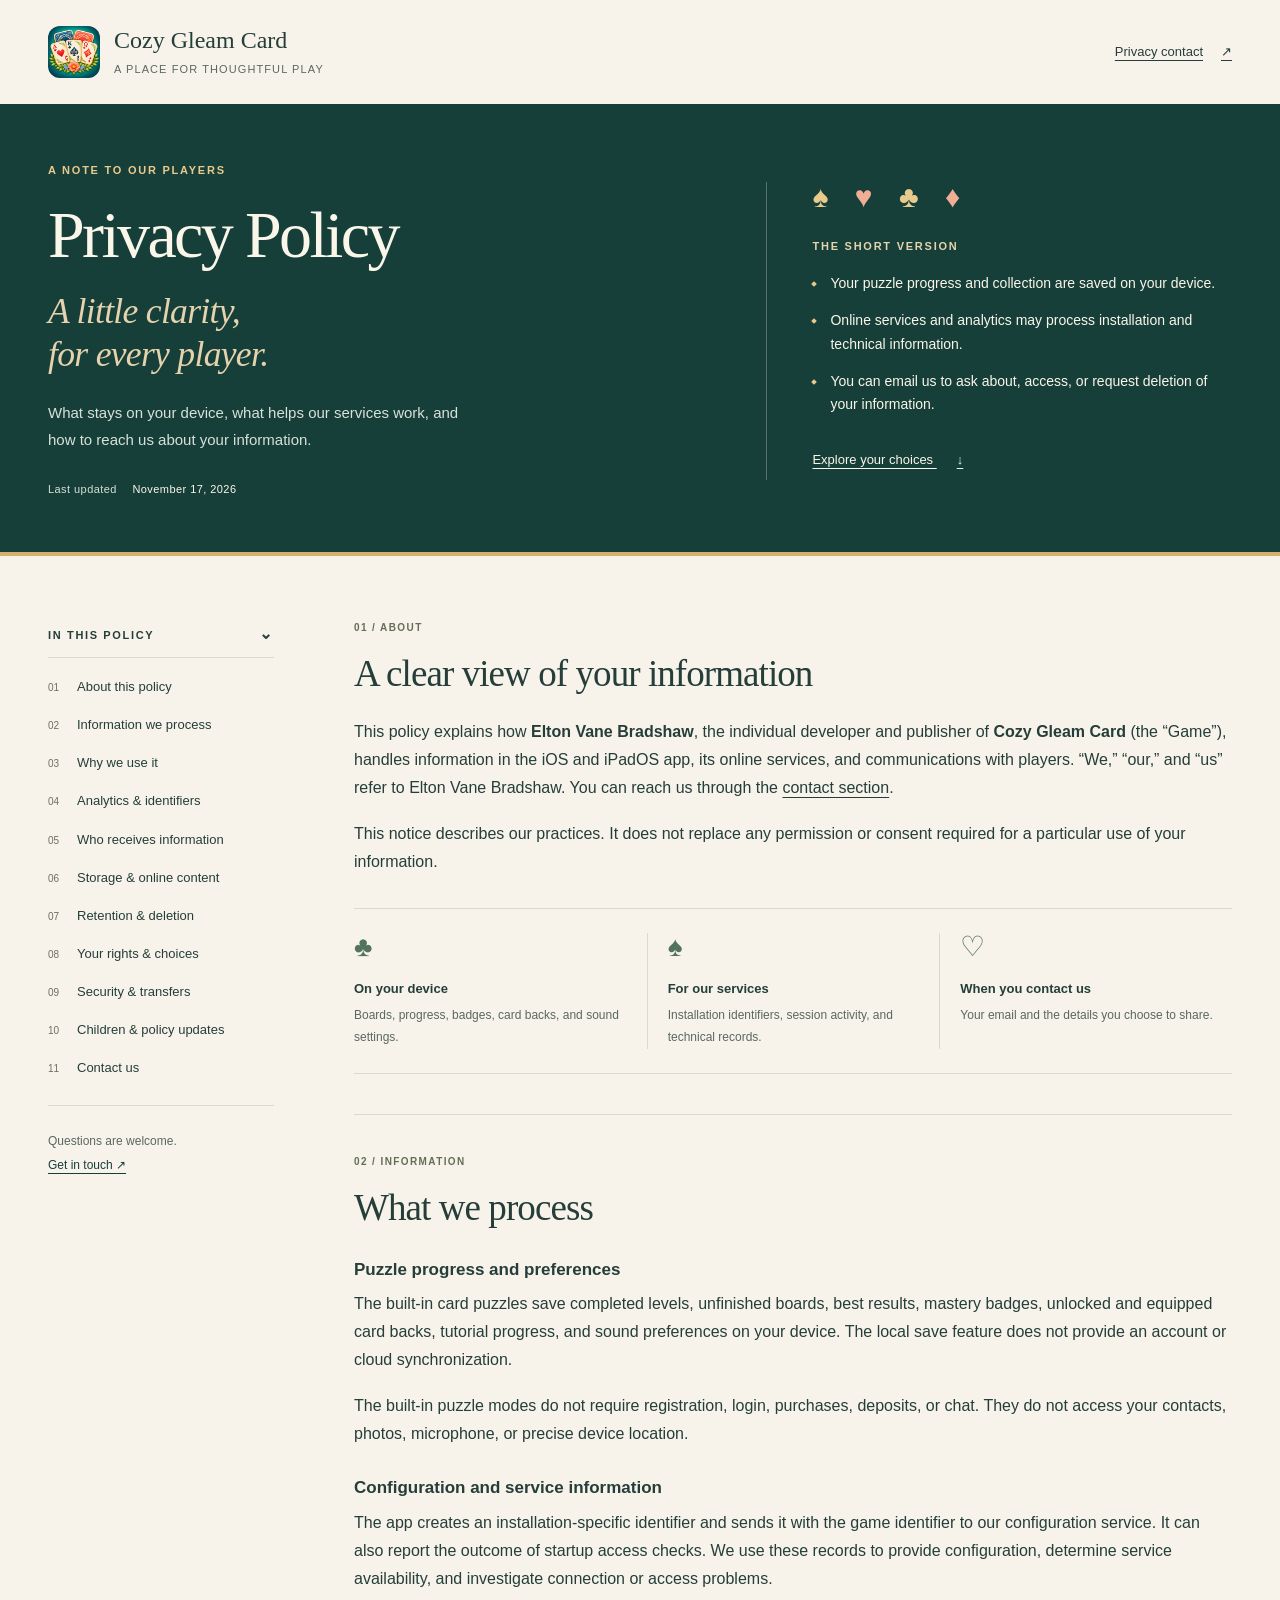
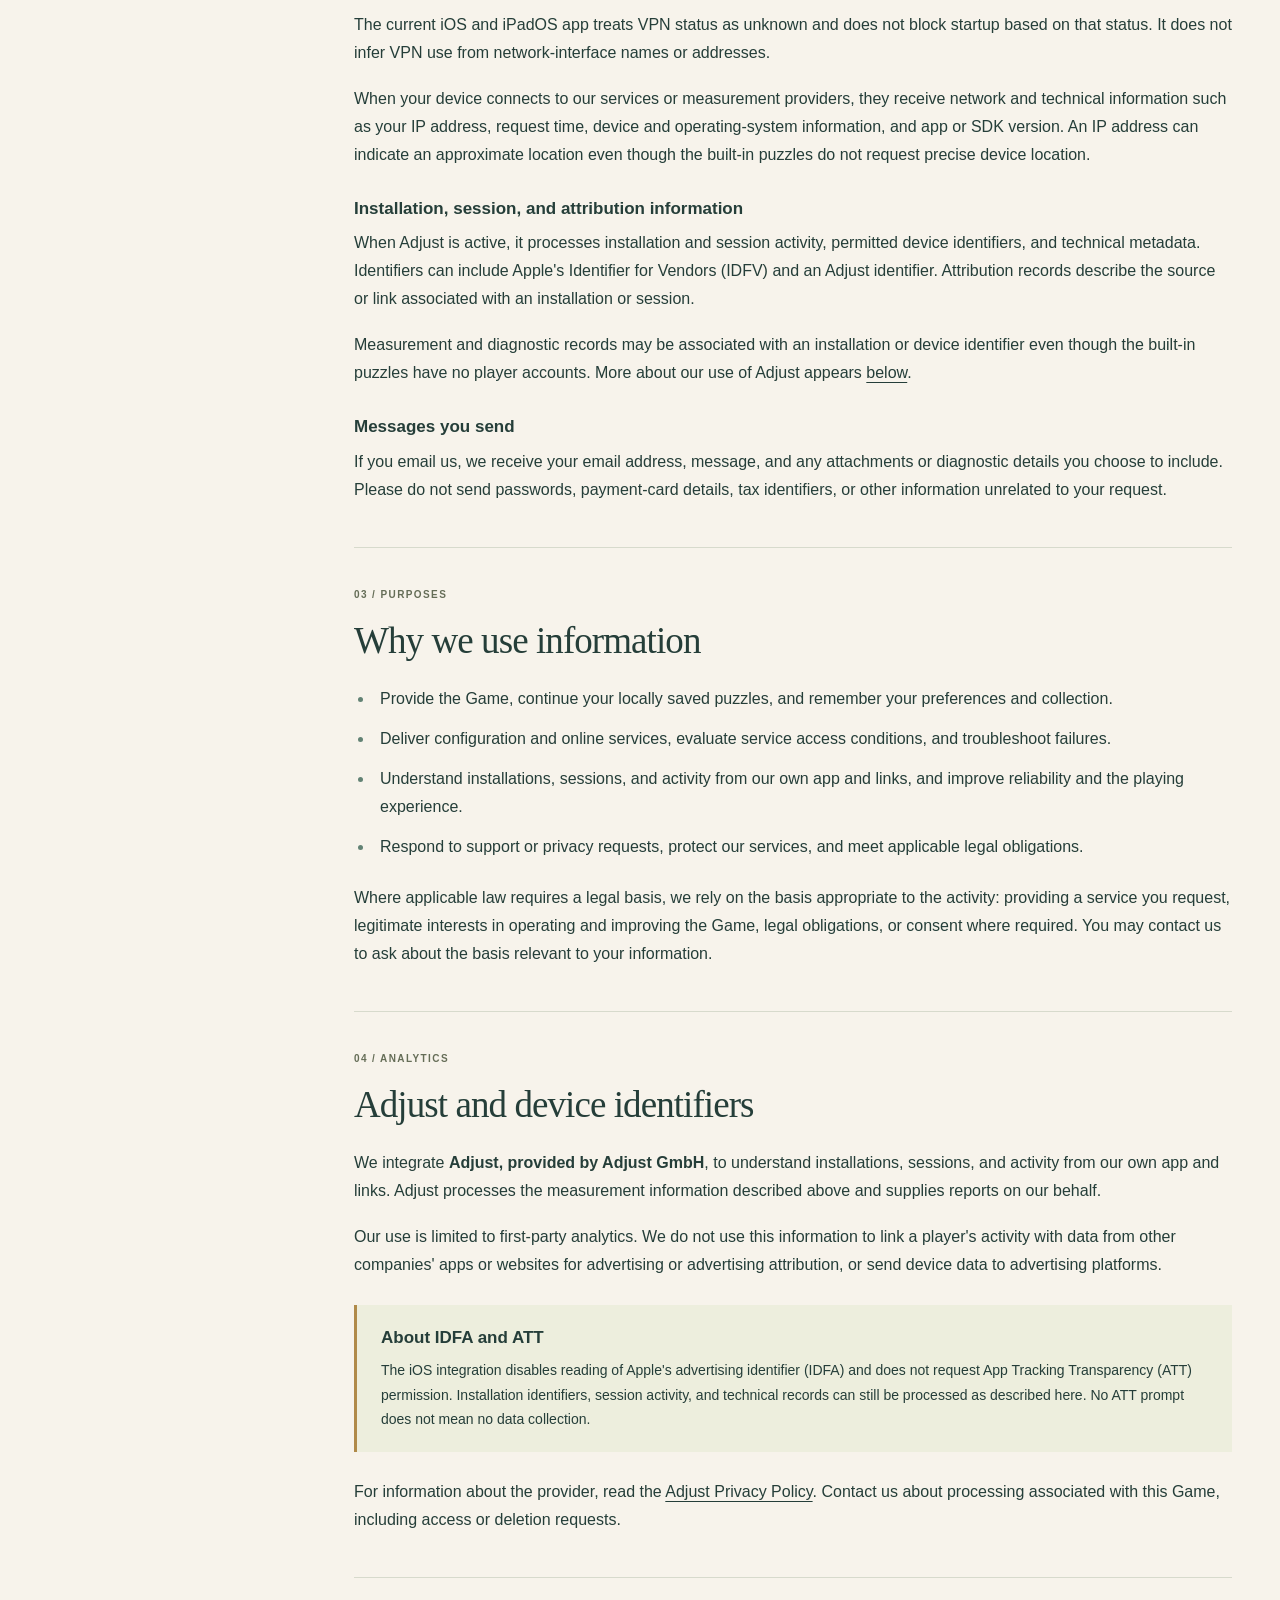
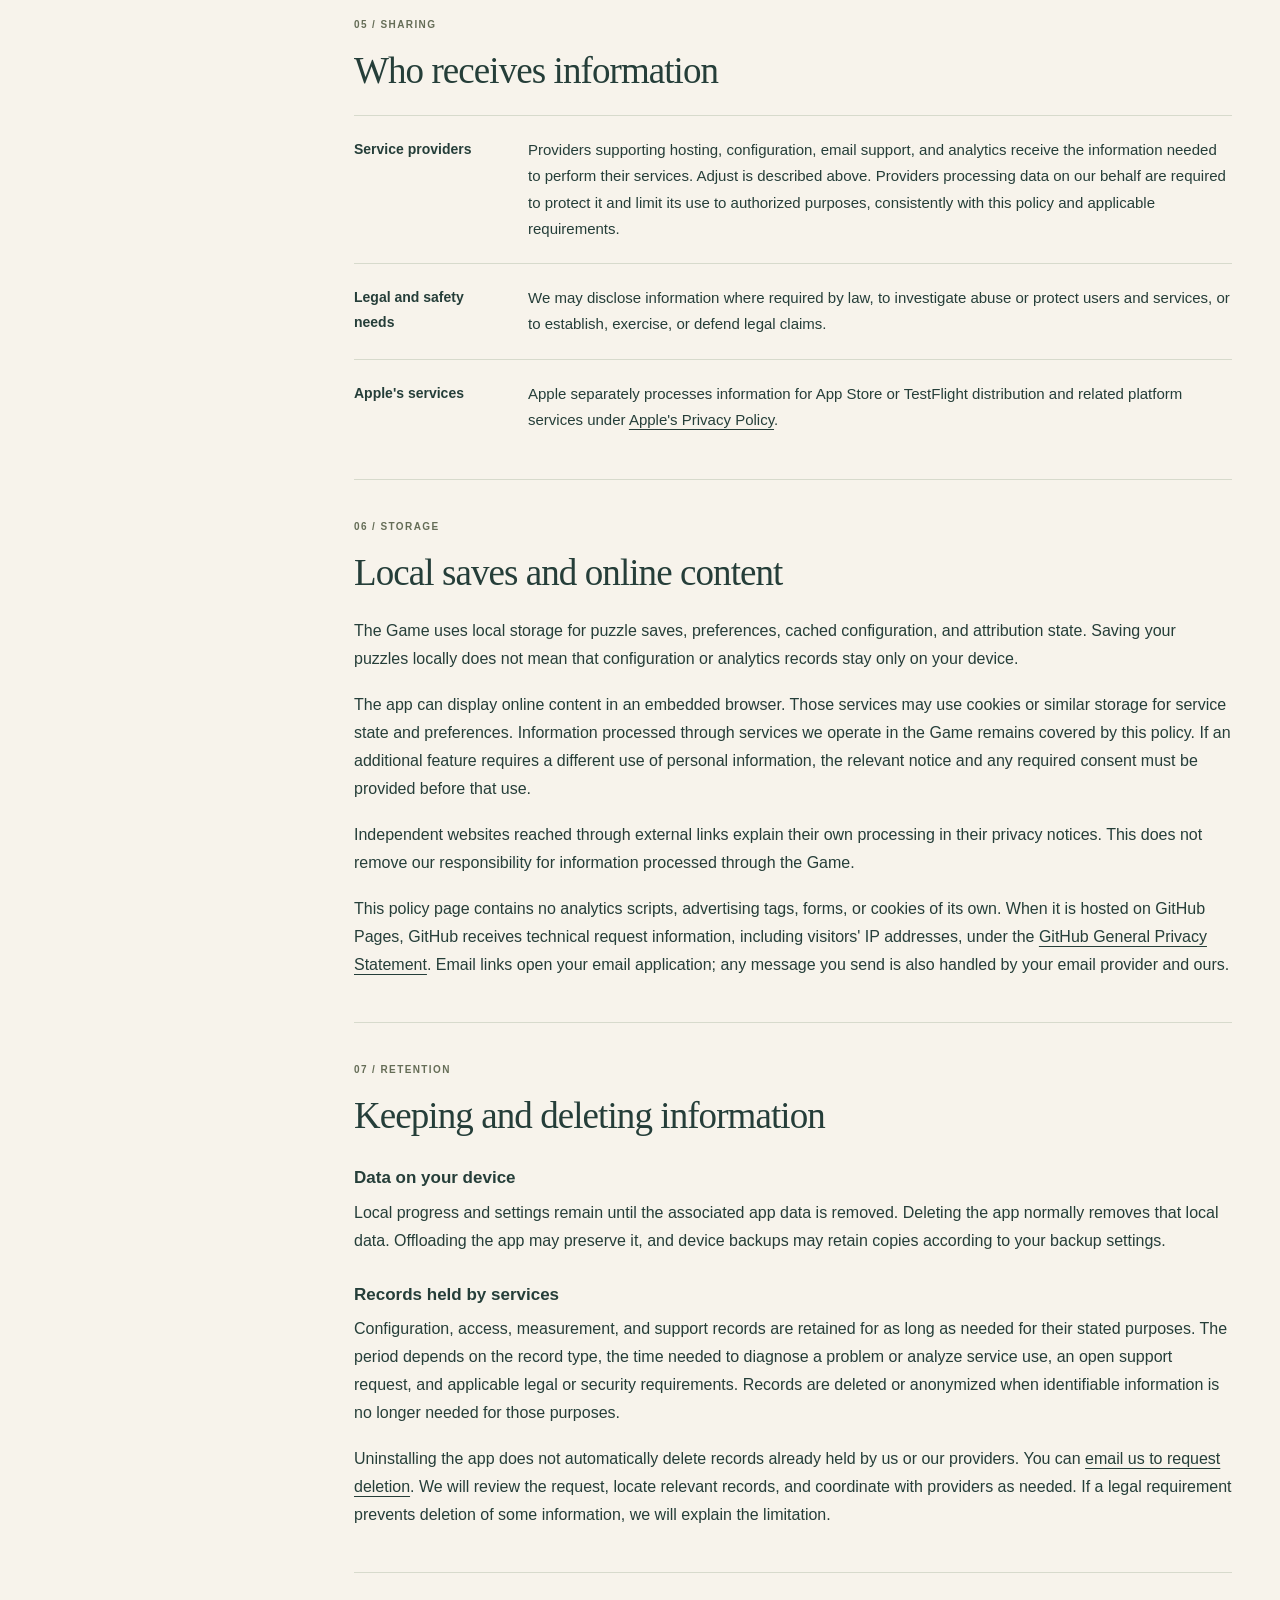
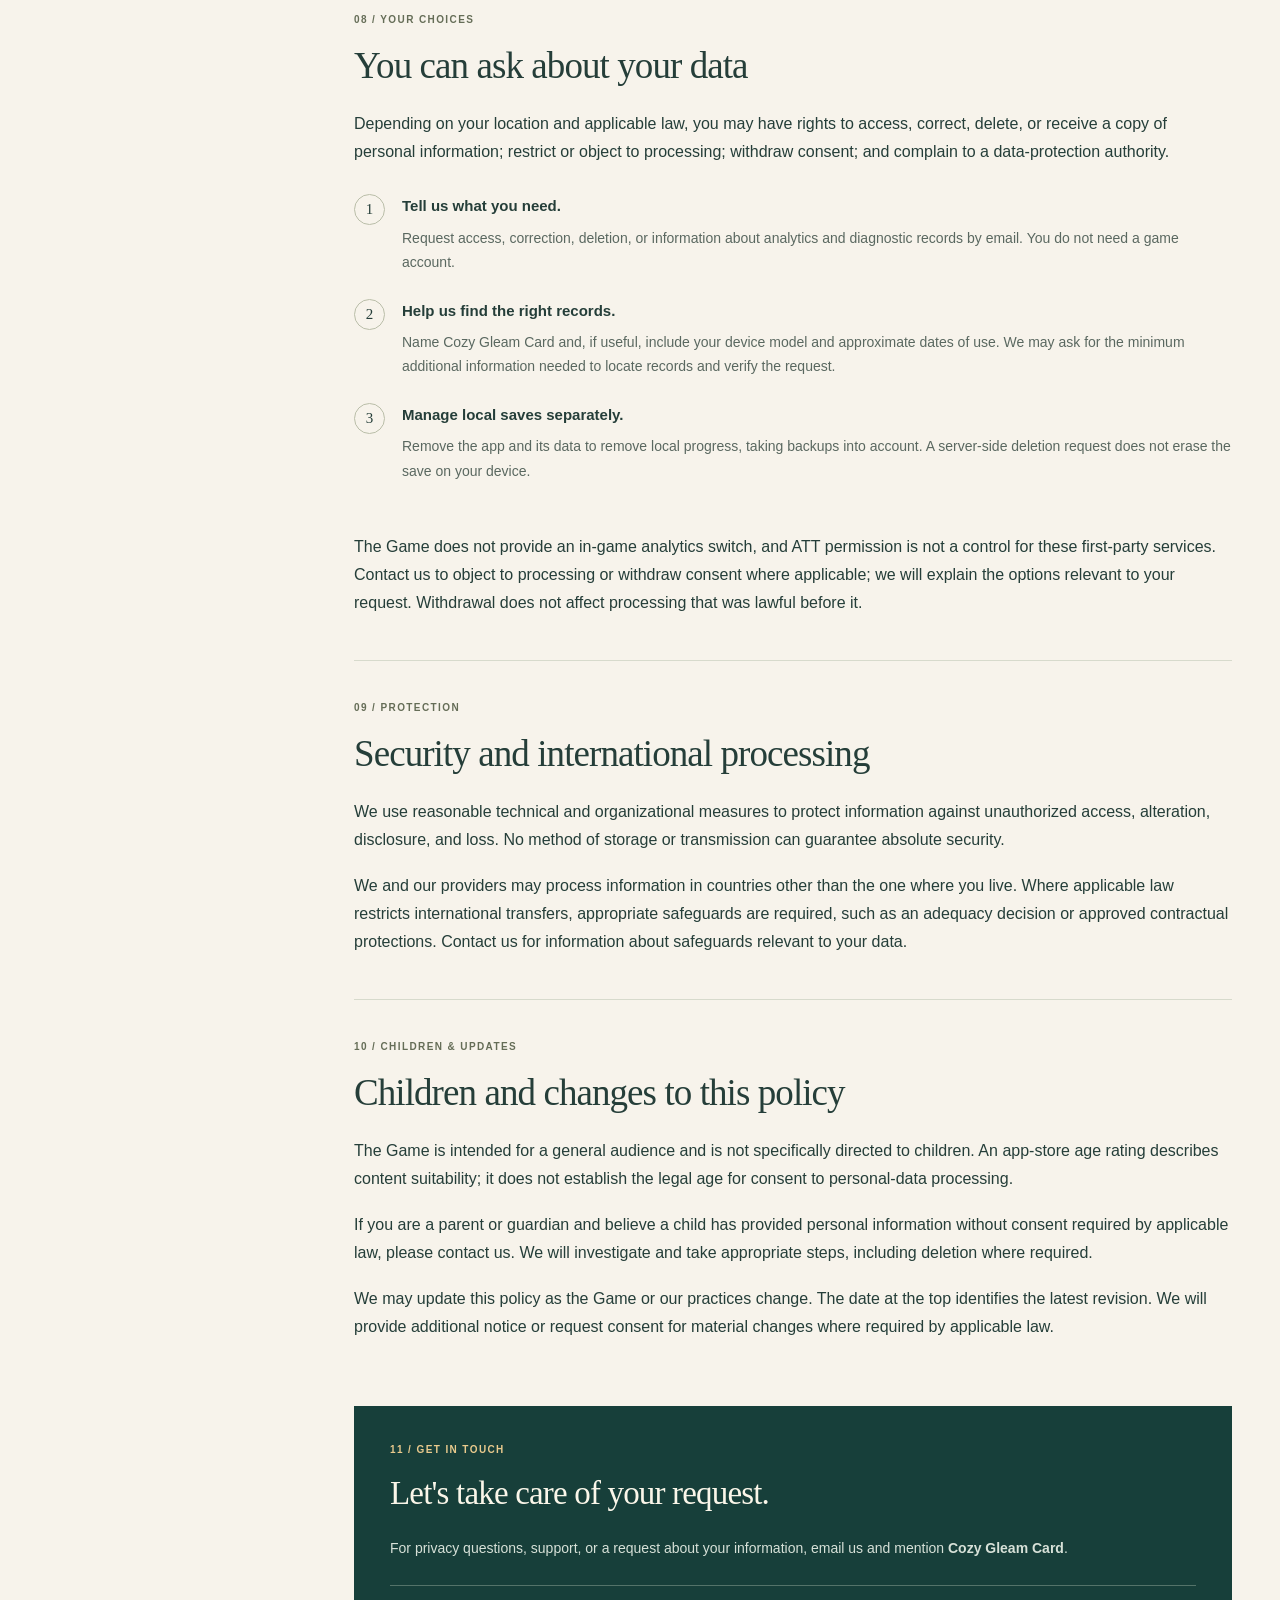
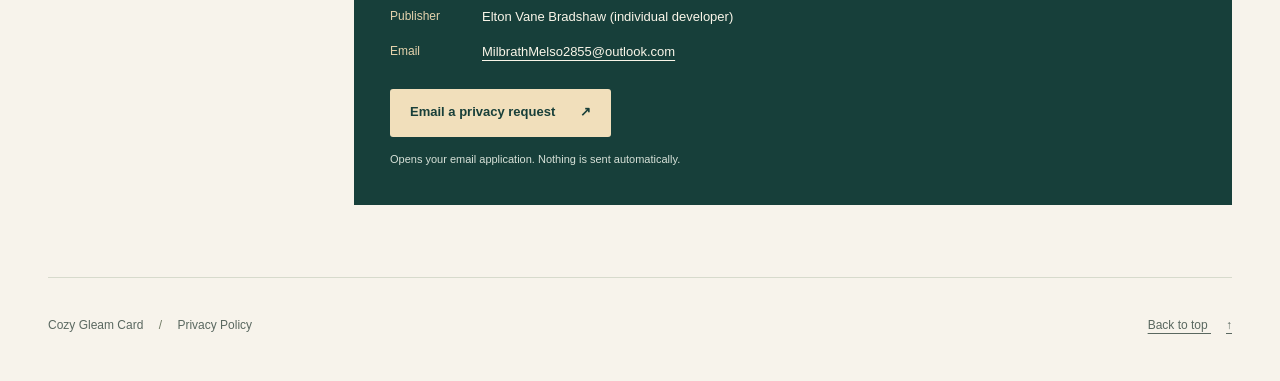
<file: index.html>
<!doctype html>
<html lang="en">
<head>
  <meta charset="utf-8">
  <meta name="viewport" content="width=device-width, initial-scale=1, viewport-fit=cover">
  <meta name="description" content="How Cozy Gleam Card handles saved progress, installation and service information, analytics, and privacy requests.">
  <meta name="theme-color" content="#173f3a">
  <title>Privacy Policy · Cozy Gleam Card</title>
  <link rel="icon" type="image/png" href="./app-icon.png">
  <link rel="stylesheet" href="./privacy.css">
</head>
<body id="top">
  <a class="skip-link" href="#policy">Skip to privacy policy</a>
  <header class="masthead wrap">
    <a class="brand" href="#top" aria-label="Cozy Gleam Card, top of page">
      <img src="./app-icon.png" alt="" width="52" height="52">
      <span>Cozy Gleam Card<small>A place for thoughtful play</small></span>
    </a>
    <a class="header-link" href="#contact">Privacy contact <span aria-hidden="true">↗</span></a>
  </header>

  <main id="policy">
    <div class="hero">
      <div class="hero-inner wrap">
        <div class="hero-heading">
          <p class="eyebrow">A NOTE TO OUR PLAYERS</p>
          <h1>Privacy Policy<span>A little clarity,<br>for every player.</span></h1>
          <p class="hero-intro">What stays on your device, what helps our services work, and how to reach us about your information.</p>
          <p class="revision">Last updated <time datetime="2026-11-17">November 17, 2026</time></p>
        </div>
        <div class="hero-summary">
          <span class="suit-row" aria-hidden="true">♠ <b>♥</b> ♣ <b>♦</b></span>
          <p class="eyebrow">THE SHORT VERSION</p>
          <ul>
            <li>Your puzzle progress and collection are saved on your device.</li>
            <li>Online services and analytics may process installation and technical information.</li>
            <li>You can email us to ask about, access, or request deletion of your information.</li>
          </ul>
          <a href="#choices">Explore your choices <span aria-hidden="true">↓</span></a>
        </div>
      </div>
    </div>

    <div class="wrap">
      <div class="document-layout">
        <aside class="contents" aria-label="Policy navigation">
          <details open>
            <summary>In this policy <span aria-hidden="true">⌄</span></summary>
            <nav aria-label="Privacy policy sections">
              <ol>
                <li><a href="#about">About this policy</a></li>
                <li><a href="#information">Information we process</a></li>
                <li><a href="#purposes">Why we use it</a></li>
                <li><a href="#analytics">Analytics &amp; identifiers</a></li>
                <li><a href="#sharing">Who receives information</a></li>
                <li><a href="#storage">Storage &amp; online content</a></li>
                <li><a href="#retention">Retention &amp; deletion</a></li>
                <li><a href="#choices">Your rights &amp; choices</a></li>
                <li><a href="#security">Security &amp; transfers</a></li>
                <li><a href="#children">Children &amp; policy updates</a></li>
                <li><a href="#contact">Contact us</a></li>
              </ol>
            </nav>
          </details>
          <p class="contents-note">Questions are welcome.<br><a href="#contact">Get in touch <span aria-hidden="true">↗</span></a></p>
        </aside>

        <article class="policy-body" aria-label="Full privacy policy">
          <section id="about">
            <p class="section-number" aria-hidden="true">01 / ABOUT</p>
            <h2>A clear view of your information</h2>
            <p>This policy explains how <strong>Elton Vane Bradshaw</strong>, the individual developer and publisher of <strong>Cozy Gleam Card</strong> (the “Game”), handles information in the iOS and iPadOS app, its online services, and communications with players. “We,” “our,” and “us” refer to Elton Vane Bradshaw. You can reach us through the <a href="#contact">contact section</a>.</p>
            <p>This notice describes our practices. It does not replace any permission or consent required for a particular use of your information.</p>
            <div class="overview" aria-label="Information at a glance">
              <div><span aria-hidden="true">♣</span><h3>On your device</h3><p>Boards, progress, badges, card backs, and sound settings.</p></div>
              <div><span aria-hidden="true">♠</span><h3>For our services</h3><p>Installation identifiers, session activity, and technical records.</p></div>
              <div><span aria-hidden="true">♡</span><h3>When you contact us</h3><p>Your email and the details you choose to share.</p></div>
            </div>
          </section>

          <section id="information">
            <p class="section-number" aria-hidden="true">02 / INFORMATION</p>
            <h2>What we process</h2>
            <h3>Puzzle progress and preferences</h3>
            <p>The built-in card puzzles save completed levels, unfinished boards, best results, mastery badges, unlocked and equipped card backs, tutorial progress, and sound preferences on your device. The local save feature does not provide an account or cloud synchronization.</p>
            <p>The built-in puzzle modes do not require registration, login, purchases, deposits, or chat. They do not access your contacts, photos, microphone, or precise device location.</p>
            <h3>Configuration and service information</h3>
            <p>The app creates an installation-specific identifier and sends it with the game identifier to our configuration service. It can also report the outcome of startup access checks. We use these records to provide configuration, determine service availability, and investigate connection or access problems.</p>
            <p>The current iOS and iPadOS app treats VPN status as unknown and does not block startup based on that status. It does not infer VPN use from network-interface names or addresses.</p>
            <p>When your device connects to our services or measurement providers, they receive network and technical information such as your IP address, request time, device and operating-system information, and app or SDK version. An IP address can indicate an approximate location even though the built-in puzzles do not request precise device location.</p>
            <h3>Installation, session, and attribution information</h3>
            <p>When Adjust is active, it processes installation and session activity, permitted device identifiers, and technical metadata. Identifiers can include Apple's Identifier for Vendors (IDFV) and an Adjust identifier. Attribution records describe the source or link associated with an installation or session.</p>
            <p>Measurement and diagnostic records may be associated with an installation or device identifier even though the built-in puzzles have no player accounts. More about our use of Adjust appears <a href="#analytics">below</a>.</p>
            <h3>Messages you send</h3>
            <p>If you email us, we receive your email address, message, and any attachments or diagnostic details you choose to include. Please do not send passwords, payment-card details, tax identifiers, or other information unrelated to your request.</p>
          </section>

          <section id="purposes">
            <p class="section-number" aria-hidden="true">03 / PURPOSES</p>
            <h2>Why we use information</h2>
            <ul class="text-list">
              <li>Provide the Game, continue your locally saved puzzles, and remember your preferences and collection.</li>
              <li>Deliver configuration and online services, evaluate service access conditions, and troubleshoot failures.</li>
              <li>Understand installations, sessions, and activity from our own app and links, and improve reliability and the playing experience.</li>
              <li>Respond to support or privacy requests, protect our services, and meet applicable legal obligations.</li>
            </ul>
            <p>Where applicable law requires a legal basis, we rely on the basis appropriate to the activity: providing a service you request, legitimate interests in operating and improving the Game, legal obligations, or consent where required. You may contact us to ask about the basis relevant to your information.</p>
          </section>

          <section id="analytics">
            <p class="section-number" aria-hidden="true">04 / ANALYTICS</p>
            <h2>Adjust and device identifiers</h2>
            <p>We integrate <strong>Adjust, provided by Adjust GmbH</strong>, to understand installations, sessions, and activity from our own app and links. Adjust processes the measurement information described above and supplies reports on our behalf.</p>
            <p>Our use is limited to first-party analytics. We do not use this information to link a player's activity with data from other companies' apps or websites for advertising or advertising attribution, or send device data to advertising platforms.</p>
            <div class="inset-note">
              <h3>About IDFA and ATT</h3>
              <p>The iOS integration disables reading of Apple's advertising identifier (IDFA) and does not request App Tracking Transparency (ATT) permission. Installation identifiers, session activity, and technical records can still be processed as described here. No ATT prompt does not mean no data collection.</p>
            </div>
            <p>For information about the provider, read the <a href="https://www.adjust.com/terms/privacy-policy/" rel="noreferrer">Adjust Privacy Policy</a>. Contact us about processing associated with this Game, including access or deletion requests.</p>
          </section>

          <section id="sharing">
            <p class="section-number" aria-hidden="true">05 / SHARING</p>
            <h2>Who receives information</h2>
            <dl class="data-list">
              <div><dt>Service providers</dt><dd>Providers supporting hosting, configuration, email support, and analytics receive the information needed to perform their services. Adjust is described above. Providers processing data on our behalf are required to protect it and limit its use to authorized purposes, consistently with this policy and applicable requirements.</dd></div>
              <div><dt>Legal and safety needs</dt><dd>We may disclose information where required by law, to investigate abuse or protect users and services, or to establish, exercise, or defend legal claims.</dd></div>
              <div><dt>Apple's services</dt><dd>Apple separately processes information for App Store or TestFlight distribution and related platform services under <a href="https://www.apple.com/legal/privacy/" rel="noreferrer">Apple's Privacy Policy</a>.</dd></div>
            </dl>
          </section>

          <section id="storage">
            <p class="section-number" aria-hidden="true">06 / STORAGE</p>
            <h2>Local saves and online content</h2>
            <p>The Game uses local storage for puzzle saves, preferences, cached configuration, and attribution state. Saving your puzzles locally does not mean that configuration or analytics records stay only on your device.</p>
            <p>The app can display online content in an embedded browser. Those services may use cookies or similar storage for service state and preferences. Information processed through services we operate in the Game remains covered by this policy. If an additional feature requires a different use of personal information, the relevant notice and any required consent must be provided before that use.</p>
            <p>Independent websites reached through external links explain their own processing in their privacy notices. This does not remove our responsibility for information processed through the Game.</p>
            <p>This policy page contains no analytics scripts, advertising tags, forms, or cookies of its own. When it is hosted on GitHub Pages, GitHub receives technical request information, including visitors' IP addresses, under the <a href="https://docs.github.com/en/site-policy/privacy-policies/github-general-privacy-statement" rel="noreferrer">GitHub General Privacy Statement</a>. Email links open your email application; any message you send is also handled by your email provider and ours.</p>
          </section>

          <section id="retention">
            <p class="section-number" aria-hidden="true">07 / RETENTION</p>
            <h2>Keeping and deleting information</h2>
            <h3>Data on your device</h3>
            <p>Local progress and settings remain until the associated app data is removed. Deleting the app normally removes that local data. Offloading the app may preserve it, and device backups may retain copies according to your backup settings.</p>
            <h3>Records held by services</h3>
            <p>Configuration, access, measurement, and support records are retained for as long as needed for their stated purposes. The period depends on the record type, the time needed to diagnose a problem or analyze service use, an open support request, and applicable legal or security requirements. Records are deleted or anonymized when identifiable information is no longer needed for those purposes.</p>
            <p>Uninstalling the app does not automatically delete records already held by us or our providers. You can <a href="#contact">email us to request deletion</a>. We will review the request, locate relevant records, and coordinate with providers as needed. If a legal requirement prevents deletion of some information, we will explain the limitation.</p>
          </section>

          <section id="choices">
            <p class="section-number" aria-hidden="true">08 / YOUR CHOICES</p>
            <h2>You can ask about your data</h2>
            <p>Depending on your location and applicable law, you may have rights to access, correct, delete, or receive a copy of personal information; restrict or object to processing; withdraw consent; and complain to a data-protection authority.</p>
            <ol class="steps">
              <li><strong>Tell us what you need.</strong><span>Request access, correction, deletion, or information about analytics and diagnostic records by email. You do not need a game account.</span></li>
              <li><strong>Help us find the right records.</strong><span>Name Cozy Gleam Card and, if useful, include your device model and approximate dates of use. We may ask for the minimum additional information needed to locate records and verify the request.</span></li>
              <li><strong>Manage local saves separately.</strong><span>Remove the app and its data to remove local progress, taking backups into account. A server-side deletion request does not erase the save on your device.</span></li>
            </ol>
            <p>The Game does not provide an in-game analytics switch, and ATT permission is not a control for these first-party services. Contact us to object to processing or withdraw consent where applicable; we will explain the options relevant to your request. Withdrawal does not affect processing that was lawful before it.</p>
          </section>

          <section id="security">
            <p class="section-number" aria-hidden="true">09 / PROTECTION</p>
            <h2>Security and international processing</h2>
            <p>We use reasonable technical and organizational measures to protect information against unauthorized access, alteration, disclosure, and loss. No method of storage or transmission can guarantee absolute security.</p>
            <p>We and our providers may process information in countries other than the one where you live. Where applicable law restricts international transfers, appropriate safeguards are required, such as an adequacy decision or approved contractual protections. Contact us for information about safeguards relevant to your data.</p>
          </section>

          <section id="children">
            <p class="section-number" aria-hidden="true">10 / CHILDREN &amp; UPDATES</p>
            <h2>Children and changes to this policy</h2>
            <p>The Game is intended for a general audience and is not specifically directed to children. An app-store age rating describes content suitability; it does not establish the legal age for consent to personal-data processing.</p>
            <p>If you are a parent or guardian and believe a child has provided personal information without consent required by applicable law, please contact us. We will investigate and take appropriate steps, including deletion where required.</p>
            <p>We may update this policy as the Game or our practices change. The date at the top identifies the latest revision. We will provide additional notice or request consent for material changes where required by applicable law.</p>
          </section>

          <section id="contact" class="contact-section">
            <p class="section-number" aria-hidden="true">11 / GET IN TOUCH</p>
            <h2>Let's take care of your request.</h2>
            <p>For privacy questions, support, or a request about your information, email us and mention <strong>Cozy Gleam Card</strong>.</p>
            <dl class="contact-details">
              <div><dt>Publisher</dt><dd>Elton Vane Bradshaw (individual developer)</dd></div>
              <div><dt>Email</dt><dd><a href="mailto:MilbrathMelso2855@outlook.com?subject=Cozy%20Gleam%20Card%20privacy%20request">MilbrathMelso2855@outlook.com</a></dd></div>
            </dl>
            <a class="contact-button" href="mailto:MilbrathMelso2855@outlook.com?subject=Cozy%20Gleam%20Card%20privacy%20request">Email a privacy request <span aria-hidden="true">↗</span></a>
            <p class="contact-hint">Opens your email application. Nothing is sent automatically.</p>
          </section>
        </article>
      </div>
    </div>
  </main>

  <footer class="footer wrap">
    <p>Cozy Gleam Card <span aria-hidden="true">/</span> Privacy Policy</p>
    <a href="#top">Back to top <span aria-hidden="true">↑</span></a>
  </footer>
</body>
</html>
</file>
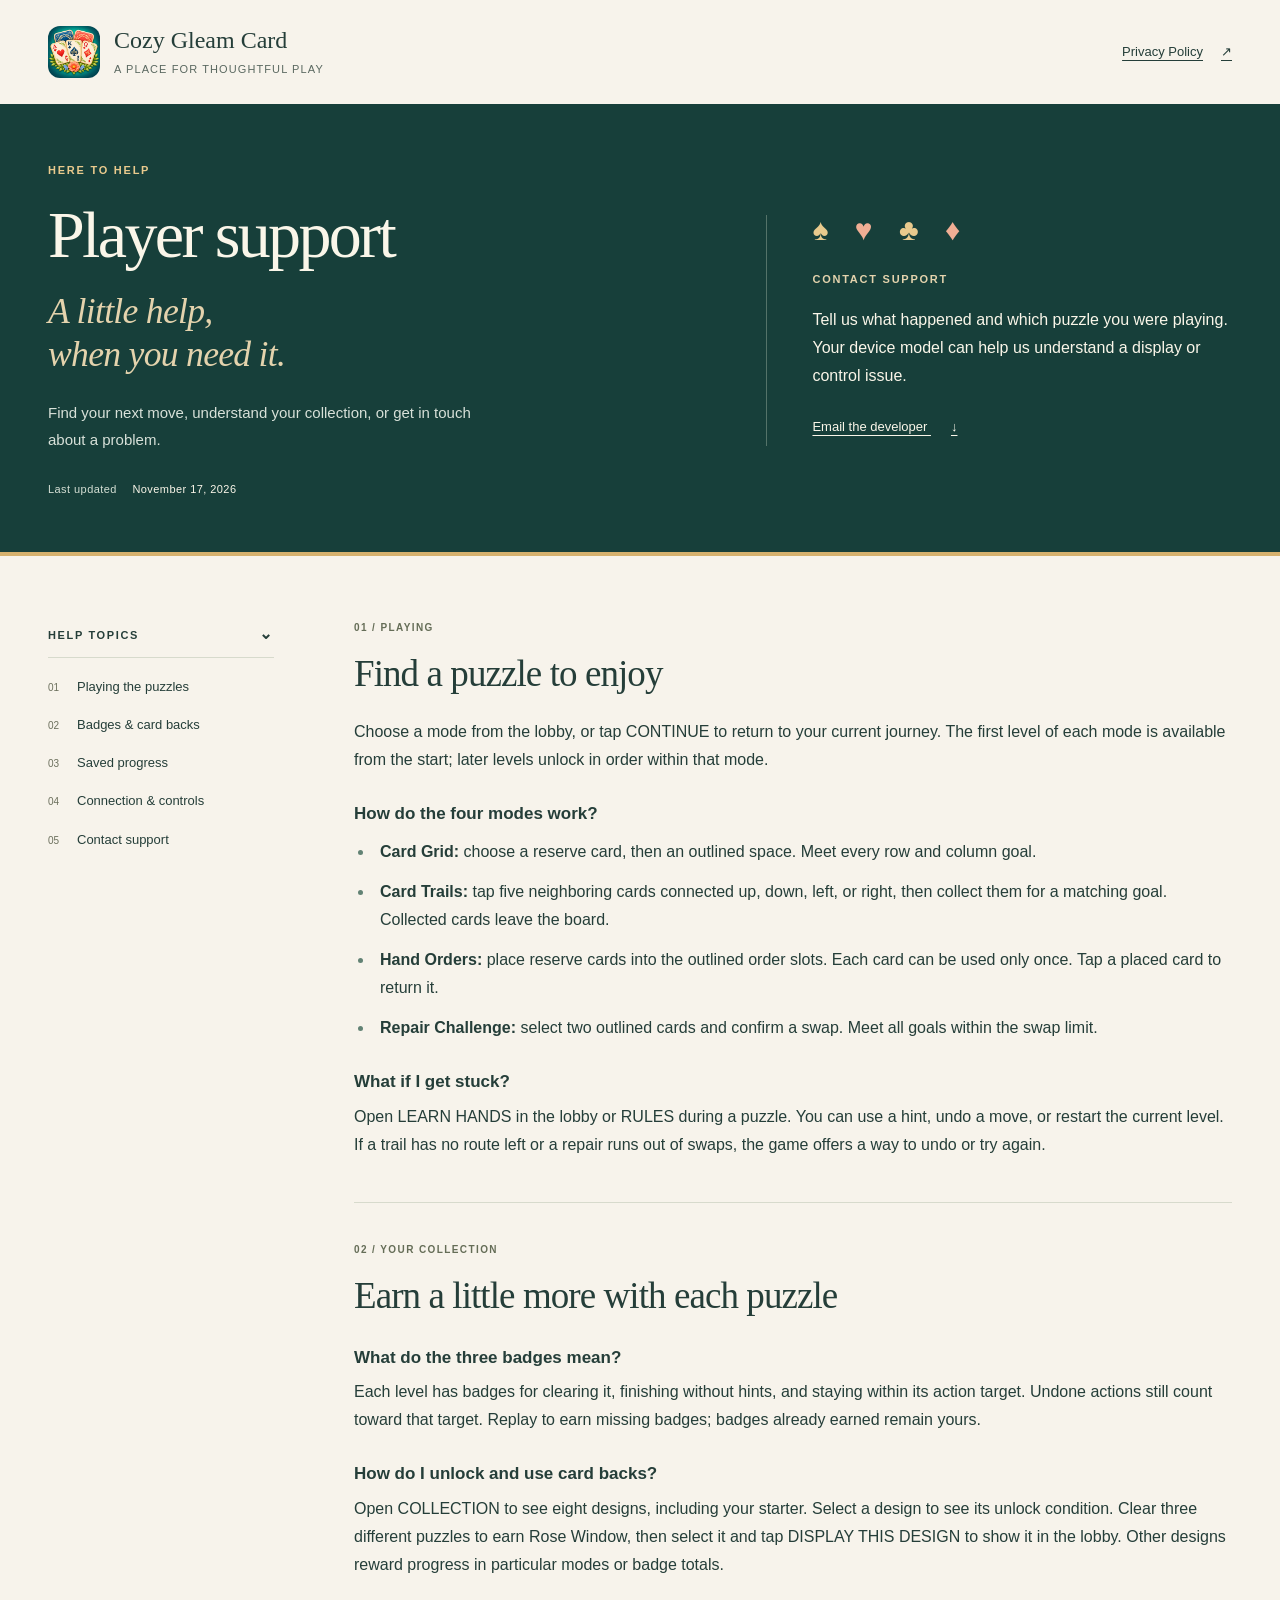
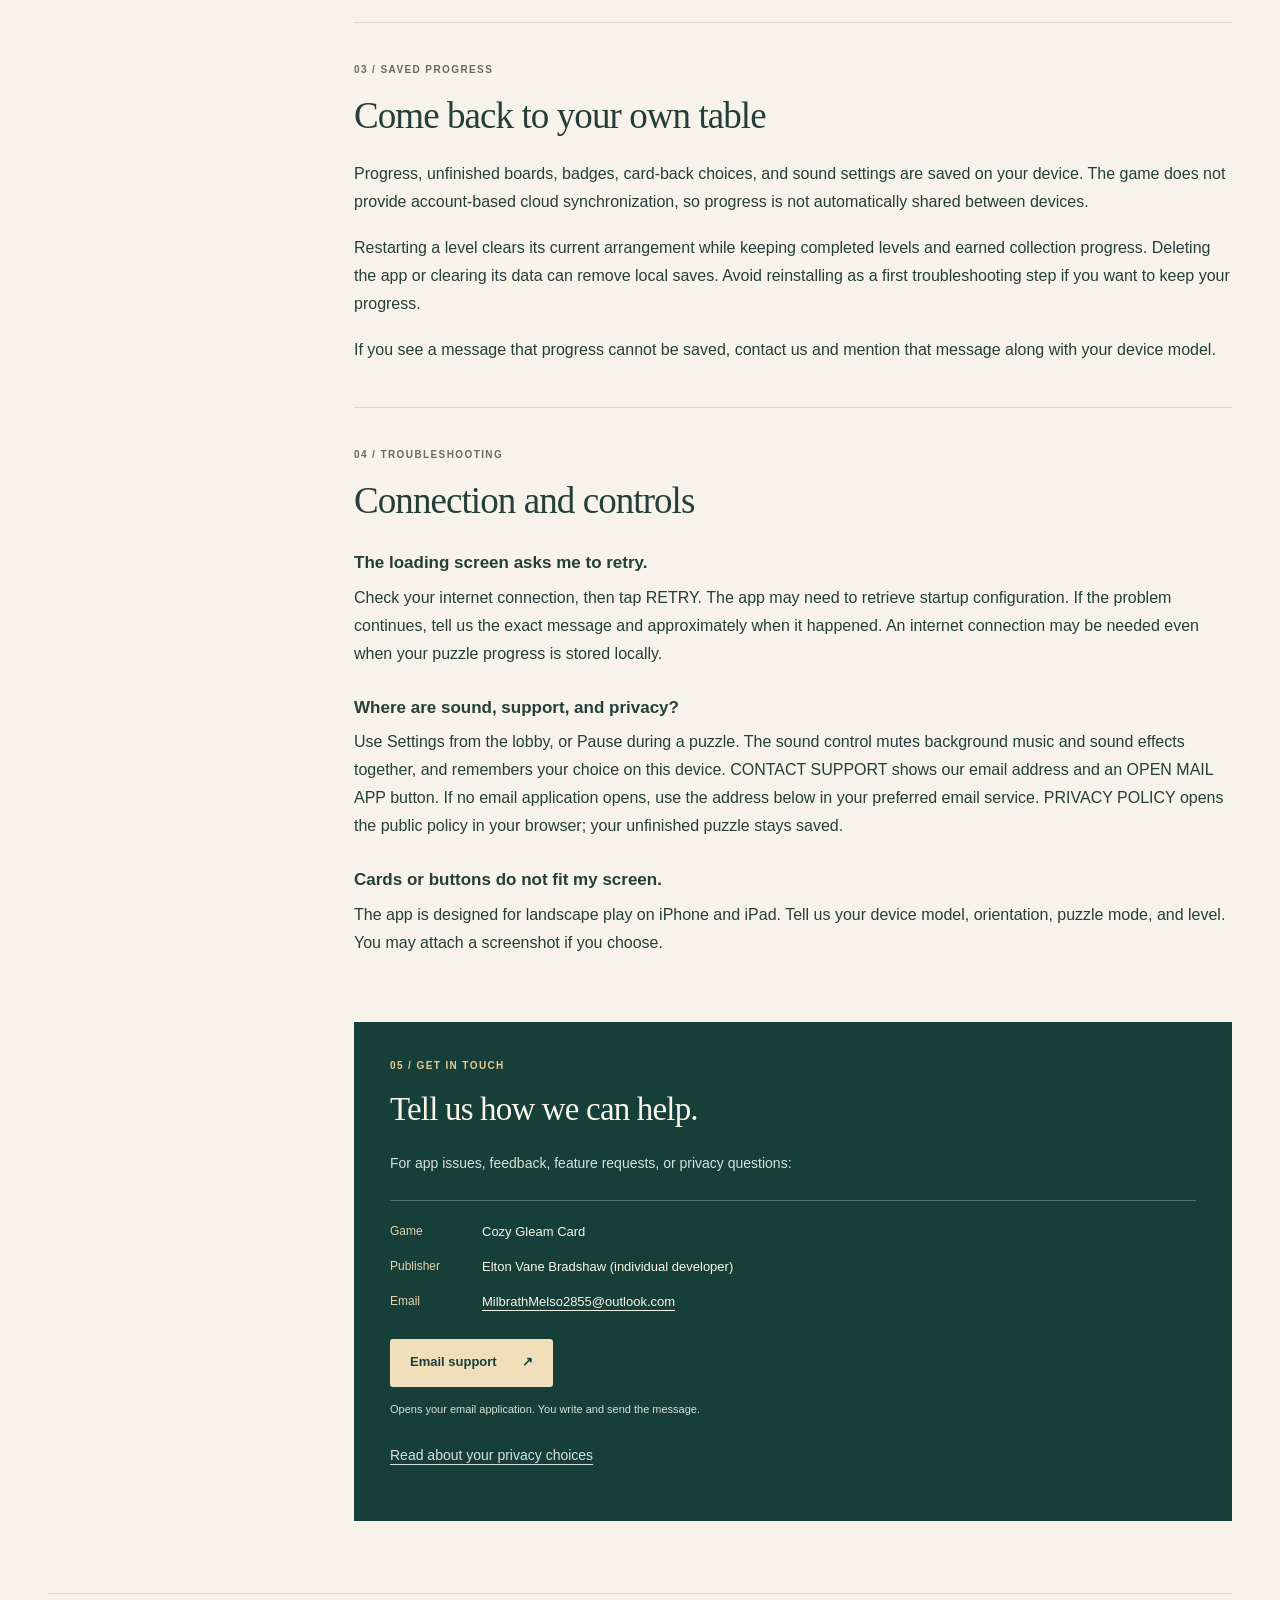
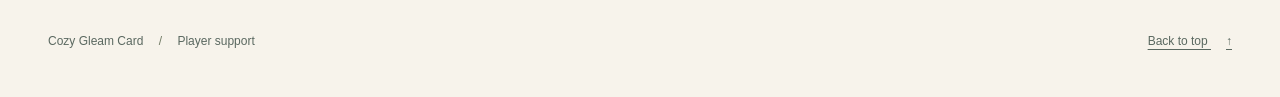
<file: support.html>
<!doctype html>
<html lang="en">
<head>
  <meta charset="utf-8">
  <meta name="viewport" content="width=device-width, initial-scale=1, viewport-fit=cover">
  <meta name="description" content="Help with Cozy Gleam Card puzzles, badges, card-back collections, saved progress, and contacting support.">
  <meta name="theme-color" content="#173f3a">
  <title>Support · Cozy Gleam Card</title>
  <link rel="icon" type="image/png" href="./app-icon.png">
  <link rel="stylesheet" href="./privacy.css">
</head>
<body id="top">
  <a class="skip-link" href="#help">Skip to support</a>
  <header class="masthead wrap">
    <a class="brand" href="#top" aria-label="Cozy Gleam Card, top of support page"><img src="./app-icon.png" alt="" width="52" height="52"><span>Cozy Gleam Card<small>A place for thoughtful play</small></span></a>
    <a class="header-link" href="./index.html">Privacy Policy <span aria-hidden="true">↗</span></a>
  </header>
  <main id="help">
    <div class="hero"><div class="hero-inner wrap">
      <div class="hero-heading"><p class="eyebrow">HERE TO HELP</p><h1>Player support<span>A little help,<br>when you need it.</span></h1><p class="hero-intro">Find your next move, understand your collection, or get in touch about a problem.</p><p class="revision">Last updated <time datetime="2026-11-17">November 17, 2026</time></p></div>
      <div class="hero-summary"><span class="suit-row" aria-hidden="true">♠ <b>♥</b> ♣ <b>♦</b></span><p class="eyebrow">CONTACT SUPPORT</p><p>Tell us what happened and which puzzle you were playing. Your device model can help us understand a display or control issue.</p><a href="#contact">Email the developer <span aria-hidden="true">↓</span></a></div>
    </div></div>
    <div class="wrap">
      <div class="document-layout">
        <aside class="contents" aria-label="Support navigation"><details open><summary>Help topics <span aria-hidden="true">⌄</span></summary><nav aria-label="Support topics"><ol><li><a href="#playing">Playing the puzzles</a></li><li><a href="#rewards">Badges &amp; card backs</a></li><li><a href="#saves">Saved progress</a></li><li><a href="#connection">Connection &amp; controls</a></li><li><a href="#contact">Contact support</a></li></ol></nav></details></aside>
        <article class="policy-body" aria-label="Player help">
          <section id="playing"><p class="section-number">01 / PLAYING</p><h2>Find a puzzle to enjoy</h2><p>Choose a mode from the lobby, or tap CONTINUE to return to your current journey. The first level of each mode is available from the start; later levels unlock in order within that mode.</p><h3>How do the four modes work?</h3><ul class="text-list"><li><strong>Card Grid:</strong> choose a reserve card, then an outlined space. Meet every row and column goal.</li><li><strong>Card Trails:</strong> tap five neighboring cards connected up, down, left, or right, then collect them for a matching goal. Collected cards leave the board.</li><li><strong>Hand Orders:</strong> place reserve cards into the outlined order slots. Each card can be used only once. Tap a placed card to return it.</li><li><strong>Repair Challenge:</strong> select two outlined cards and confirm a swap. Meet all goals within the swap limit.</li></ul><h3>What if I get stuck?</h3><p>Open LEARN HANDS in the lobby or RULES during a puzzle. You can use a hint, undo a move, or restart the current level. If a trail has no route left or a repair runs out of swaps, the game offers a way to undo or try again.</p></section>
          <section id="rewards"><p class="section-number">02 / YOUR COLLECTION</p><h2>Earn a little more with each puzzle</h2><h3>What do the three badges mean?</h3><p>Each level has badges for clearing it, finishing without hints, and staying within its action target. Undone actions still count toward that target. Replay to earn missing badges; badges already earned remain yours.</p><h3>How do I unlock and use card backs?</h3><p>Open COLLECTION to see eight designs, including your starter. Select a design to see its unlock condition. Clear three different puzzles to earn Rose Window, then select it and tap DISPLAY THIS DESIGN to show it in the lobby. Other designs reward progress in particular modes or badge totals.</p></section>
          <section id="saves"><p class="section-number">03 / SAVED PROGRESS</p><h2>Come back to your own table</h2><p>Progress, unfinished boards, badges, card-back choices, and sound settings are saved on your device. The game does not provide account-based cloud synchronization, so progress is not automatically shared between devices.</p><p>Restarting a level clears its current arrangement while keeping completed levels and earned collection progress. Deleting the app or clearing its data can remove local saves. Avoid reinstalling as a first troubleshooting step if you want to keep your progress.</p><p>If you see a message that progress cannot be saved, contact us and mention that message along with your device model.</p></section>
          <section id="connection"><p class="section-number">04 / TROUBLESHOOTING</p><h2>Connection and controls</h2><h3>The loading screen asks me to retry.</h3><p>Check your internet connection, then tap RETRY. The app may need to retrieve startup configuration. If the problem continues, tell us the exact message and approximately when it happened. An internet connection may be needed even when your puzzle progress is stored locally.</p><h3>Where are sound, support, and privacy?</h3><p>Use Settings from the lobby, or Pause during a puzzle. The sound control mutes background music and sound effects together, and remembers your choice on this device. CONTACT SUPPORT shows our email address and an OPEN MAIL APP button. If no email application opens, use the address below in your preferred email service. PRIVACY POLICY opens the public policy in your browser; your unfinished puzzle stays saved.</p><h3>Cards or buttons do not fit my screen.</h3><p>The app is designed for landscape play on iPhone and iPad. Tell us your device model, orientation, puzzle mode, and level. You may attach a screenshot if you choose.</p></section>
          <section id="contact" class="contact-section"><p class="section-number">05 / GET IN TOUCH</p><h2>Tell us how we can help.</h2><p>For app issues, feedback, feature requests, or privacy questions:</p><dl class="contact-details"><div><dt>Game</dt><dd>Cozy Gleam Card</dd></div><div><dt>Publisher</dt><dd>Elton Vane Bradshaw (individual developer)</dd></div><div><dt>Email</dt><dd><a href="mailto:MilbrathMelso2855@outlook.com?subject=Cozy%20Gleam%20Card%20support">MilbrathMelso2855@outlook.com</a></dd></div></dl><a class="contact-button" href="mailto:MilbrathMelso2855@outlook.com?subject=Cozy%20Gleam%20Card%20support">Email support <span aria-hidden="true">↗</span></a><p class="contact-hint">Opens your email application. You write and send the message.</p><p style="margin-top:24px"><a href="./index.html#choices">Read about your privacy choices</a></p></section>
        </article>
      </div>
    </div>
  </main>
  <footer class="footer wrap"><p>Cozy Gleam Card <span aria-hidden="true">/</span> Player support</p><a href="#top">Back to top <span aria-hidden="true">↑</span></a></footer>
</body>
</html>
</file>
<file: privacy.css>
:root {
  color-scheme: light;
  --paper: #f7f3eb;
  --ink: #253e39;
  --muted: #5a6860;
  --green: #173f3a;
  --line: #d7dacc;
  --gold: #e9ca8d;
  --serif: Georgia, "Times New Roman", serif;
  --sans: -apple-system, BlinkMacSystemFont, "Segoe UI", Arial, sans-serif;
}
* { box-sizing: border-box; }
html { scroll-padding-top: 24px; }
body { margin: 0; background: var(--paper); color: var(--ink); font: 16px/1.75 var(--sans); -webkit-text-size-adjust: 100%; overflow-wrap: break-word; }
a { color: inherit; text-decoration-thickness: 1px; text-underline-offset: 4px; }
a:hover { text-decoration-thickness: 2px; }
a:focus-visible, summary:focus-visible { outline: 3px solid #b06922; outline-offset: 5px; border-radius: 2px; }
.hero a:focus-visible, .contact-section a:focus-visible { outline-color: var(--gold); }
p { margin: 0 0 18px; }
h1, h2, h3 { font-weight: 400; }
h1, h2 { font-family: var(--serif); }
h2 { font-size: clamp(29px, 3vw, 37px); line-height: 1.22; margin: 0 0 22px; letter-spacing: -.025em; text-wrap: balance; }
h3 { margin: 27px 0 8px; font-size: 17px; line-height: 1.5; font-weight: 650; }
strong { font-weight: 650; }
.wrap { width: min(1184px, calc(100% - 88px)); margin-inline: auto; }
.skip-link { position: absolute; top: -100px; left: 16px; z-index: 10; background: white; padding: 12px 18px; }
.skip-link:focus { top: 12px; }
.masthead { min-height: 104px; display: flex; align-items: center; justify-content: space-between; gap: 28px; padding-block: 20px; }
.brand { display: flex; align-items: center; gap: 14px; text-decoration: none; }
.brand img { flex-shrink: 0; border-radius: 12px; }
.brand > span { font: 24px/1.15 var(--serif); }
.brand small { display: block; margin-top: 8px; font: 11px/1.4 var(--sans); letter-spacing: .1em; text-transform: uppercase; color: var(--muted); }
.header-link { font-size: 13px; display: inline-flex; gap: 18px; align-items: center; min-height: 44px; white-space: nowrap; }
.hero { background: var(--green); color: #faf6e9; border-bottom: 4px solid #d6b16e; }
.hero-inner { display: grid; grid-template-columns: 1.35fr 1fr; gap: 90px; padding-block: 58px 52px; }
.eyebrow { font-size: 11px; font-weight: 650; letter-spacing: .16em; line-height: 1.5; }
.hero-heading > .eyebrow { color: var(--gold); margin-bottom: 23px; }
h1 { font-size: clamp(44px, 5.3vw, 66px); line-height: 1; letter-spacing: -.04em; margin: 0 0 23px; }
h1 > span { display: block; font-size: .54em; font-style: italic; letter-spacing: -.02em; line-height: 1.22; margin-top: 22px; color: #e4d3ad; }
.hero-intro { max-width: 440px; font-size: 15px; color: #d8e1d9; line-height: 1.8; margin-bottom: 27px; }
.revision { color: #d5dfd4; font-size: 11px; letter-spacing: .04em; margin: 0; }
.revision time { margin-left: 12px; color: #faf6e9; }
.hero-summary { border-left: 1px solid #547369; align-self: center; padding-left: 45px; }
.suit-row { display: block; font-size: 30px; line-height: 1; color: var(--gold); letter-spacing: 9px; margin-bottom: 26px; }
.suit-row b { color: #f0ae94; font-weight: 400; }
.hero-summary > .eyebrow { margin-bottom: 18px; color: #e4d3ad; }
.hero-summary ul { list-style: none; margin: 0 0 24px; padding: 0; }
.hero-summary li { position: relative; padding-left: 18px; font-size: 14px; line-height: 1.7; margin-top: 13px; }
.hero-summary li::before { content: ""; position: absolute; width: 4px; height: 4px; background: var(--gold); top: 10px; left: 0; transform: rotate(45deg); }
.hero-summary > a { font-size: 13px; display: inline-block; padding-block: 8px; }
.hero-summary > a span { margin-left: 20px; }
.document-layout { display: grid; grid-template-columns: 242px minmax(0, 1fr); gap: 64px; padding: 58px 0 72px; }
.contents { align-self: start; position: sticky; top: 24px; max-height: calc(100dvh - 48px); overflow-y: auto; font-size: 13px; padding-right: 16px; }
.contents summary { list-style: none; cursor: pointer; text-transform: uppercase; font-size: 11px; letter-spacing: .15em; font-weight: 650; padding: 12px 0; border-bottom: 1px solid var(--line); }
.contents summary::-webkit-details-marker { display: none; }
.contents summary span { float: right; font-size: 16px; line-height: 1; }
.contents ol { list-style: none; counter-reset: chapters; padding: 10px 0 0; margin: 0; }
.contents li { counter-increment: chapters; }
.contents nav a { display: flex; align-items: baseline; gap: 10px; padding: 9px 0; line-height: 1.55; text-decoration: none; }
.contents nav a::before { content: counter(chapters, decimal-leading-zero); font-size: 10px; color: #6c705d; min-width: 19px; }
.contents nav a:hover { text-decoration: underline; }
.contents-note { border-top: 1px solid var(--line); padding-top: 23px; margin-top: 18px; color: var(--muted); font-size: 12px; line-height: 2; }
.contents-note a { color: var(--green); }
.policy-body { min-width: 0; }
.policy-body section { padding: 39px 0 25px; border-top: 1px solid var(--line); scroll-margin-top: 22px; }
.policy-body section:first-child { padding-top: 6px; border: 0; }
.section-number { font-size: 10px; font-weight: 650; letter-spacing: .14em; line-height: 1.5; color: #656d57; margin-bottom: 16px; }
.overview { display: grid; grid-template-columns: repeat(3, minmax(0, 1fr)); border-block: 1px solid var(--line); margin: 32px 0 15px; padding: 24px 0; }
.overview > div { padding-inline: 20px; border-left: 1px solid var(--line); }
.overview > div:first-child { border: 0; padding-left: 0; }
.overview > div:last-child { padding-right: 0; }
.overview > div > span { color: #52735e; font-size: 28px; line-height: 1; }
.overview h3 { font-size: 13px; margin: 14px 0 7px; }
.overview p { font-size: 12px; line-height: 1.8; color: var(--muted); margin: 0; }
.text-list { padding-left: 20px; margin: 0 0 23px; }
.text-list li { padding-left: 6px; margin: 12px 0; }
.text-list li::marker { color: #628274; }
.inset-note { border-left: 3px solid #b08a49; padding: 20px 24px; background: #edeedd; margin: 26px 0; }
.inset-note h3 { margin: 0 0 8px; }
.inset-note p { margin: 0; font-size: 14px; }
.data-list { margin: 0; }
.data-list > div { display: grid; grid-template-columns: 150px minmax(0,1fr); gap: 24px; border-top: 1px solid var(--line); padding: 21px 0; }
.data-list dt { font-size: 14px; font-weight: 650; }
.data-list dd { margin: 0; font-size: 15px; }
.steps { counter-reset: steps; list-style: none; padding: 0; margin: 27px 0; }
.steps li { counter-increment: steps; position: relative; padding: 0 0 23px 48px; }
.steps li::before { content: counter(steps); position: absolute; left: 0; top: 1px; display: grid; place-items: center; width: 29px; height: 29px; border: 1px solid #b9bda8; border-radius: 50%; font: 15px/1 var(--serif); }
.steps strong { display: block; font-size: 15px; margin-bottom: 6px; }
.steps span { display: block; font-size: 14px; color: var(--muted); }
.policy-body .contact-section { background: var(--green); color: #faf6e9; border: 0; margin-top: 22px; padding: 36px; }
.contact-section .section-number { color: var(--gold); }
.contact-section h2 { font-size: 33px; max-width: 470px; }
.contact-section > p:not(.section-number) { font-size: 14px; color: #d7e1d8; }
.contact-details { margin: 25px 0; border-top: 1px solid #547369; padding-top: 20px; }
.contact-details > div { display: grid; grid-template-columns: 76px minmax(0,1fr); gap: 16px; margin-bottom: 12px; }
.contact-details dt { color: #e4d3ad; font-size: 12px; }
.contact-details dd { margin: 0; font-size: 13px; overflow-wrap: anywhere; }
.contact-button { display: inline-flex; align-items: center; justify-content: space-between; gap: 25px; min-height: 48px; padding: 10px 20px; background: #f1dfbb; color: #183f39; font-size: 13px; font-weight: 650; text-decoration: none; border-radius: 3px; }
.contact-button:hover { background: #fbebc9; }
.contact-section .contact-hint { margin: 13px 0 0; font-size: 11px !important; }
.footer { border-top: 1px solid var(--line); display: flex; justify-content: space-between; align-items: center; gap: 20px; padding-block: 27px 35px; color: var(--muted); font-size: 12px; }
.footer p { margin: 0; }
.footer p span { padding-inline: 12px; color: #717b65; }
.footer > a { display: inline-block; padding-block: 10px; }
.footer > a span { margin-left: 15px; }
@media (max-width: 1000px) {
  .wrap { width: calc(100% - 56px); }
  .hero-inner { gap: 40px; }
  .hero-summary { padding-left: 28px; }
  .document-layout { grid-template-columns: 190px minmax(0,1fr); gap: 36px; }
  .overview { grid-template-columns: 1fr; gap: 18px; }
  .overview > div, .overview > div:first-child, .overview > div:last-child { border: 0; padding: 0 0 0 40px; position: relative; }
  .overview > div > span { position: absolute; top: 5px; left: 0; }
  .overview h3 { margin: 0 0 4px; }
  .data-list > div { grid-template-columns: 1fr; gap: 7px; }
}
@media (max-width: 700px) {
  .wrap { width: calc(100% - 40px); }
  .masthead { min-height: 84px; gap: 12px; padding-block: 16px; }
  .brand { gap: 11px; }
  .brand img { width: 44px; height: 44px; border-radius: 10px; }
  .brand > span { font-size: 20px; }
  .brand small { font-size: 8px; letter-spacing: .08em; }
  .header-link { font-size: 11px; gap: 8px; }
  .hero-inner { grid-template-columns: 1fr; gap: 30px; padding-block: 35px; }
  h1 { font-size: 50px; }
  h1 > span { font-size: .6em; margin-top: 17px; }
  .hero-heading > .eyebrow { margin-bottom: 19px; }
  .hero-intro { max-width: 480px; margin-bottom: 22px; }
  .hero-summary { border-left: 0; border-top: 1px solid #547369; padding: 24px 0 0; }
  .suit-row { float: right; font-size: 20px; margin: 0; letter-spacing: 6px; }
  .hero-summary .eyebrow { padding-top: 3px; }
  .hero-summary ul { margin-bottom: 8px; }
  .hero-summary li { margin-top: 10px; font-size: 13px; }
  .document-layout { grid-template-columns: 1fr; gap: 35px; padding-top: 24px; padding-bottom: 40px; }
  .contents { position: static; max-height: none; padding: 0; border-bottom: 1px solid var(--line); }
  .contents ol { display: grid; grid-template-columns: repeat(2,minmax(0,1fr)); column-gap: 16px; padding-block: 8px 14px; }
  .contents nav a { font-size: 12px; min-height: 44px; padding-block: 8px; gap: 7px; }
  .contents-note { display: none; }
  .policy-body section { padding-block: 30px 16px; }
  .policy-body section:first-child { padding-top: 0; }
  .policy-body { font-size: 15px; line-height: 1.8; }
  h2 { font-size: 31px; margin-bottom: 19px; }
  h3 { font-size: 16px; }
  .overview { margin-top: 25px; }
  .overview p { font-size: 13px; }
  .inset-note { padding: 18px; }
  .policy-body .contact-section { padding: 26px 23px; }
  .contact-section h2 { font-size: 30px; }
  .contact-details > div { grid-template-columns: 1fr; gap: 4px; margin-bottom: 18px; }
  .footer { display: block; padding-block: 20px; }
}
@media (max-width: 380px) {
  .wrap { width: calc(100% - 32px); }
  .header-link { max-width: 58px; white-space: normal; line-height: 1.4; gap: 4px; }
  .brand > span { font-size: 18px; }
  .brand small { max-width: 150px; font-size: 7px; }
  .contents ol { grid-template-columns: 1fr; }
  h1 { font-size: 44px; }
}
@media print {
  body { background: white; color: #111; font-size: 11pt; }
  .wrap { width: 100%; }
  .skip-link, .header-link, .contents, .hero-summary, .contact-button, .contact-hint, .footer > a { display: none !important; }
  .masthead { min-height: 0; padding: 0 0 20px; }
  .hero, .contact-section { background: white !important; color: #111 !important; border: 0; }
  .hero-inner { display: block; padding: 15px 0 20px; }
  .hero *, .contact-section * { color: #111 !important; }
  h1 { font-size: 30pt; }
  h1 > span { font-size: 17pt; }
  .document-layout { display: block; padding: 25px 0; }
  h2, h3, .section-number { break-after: avoid; }
  p, li, dd { orphans: 3; widows: 3; }
  .policy-body .contact-section { padding: 25px 0; }
}
</file>
